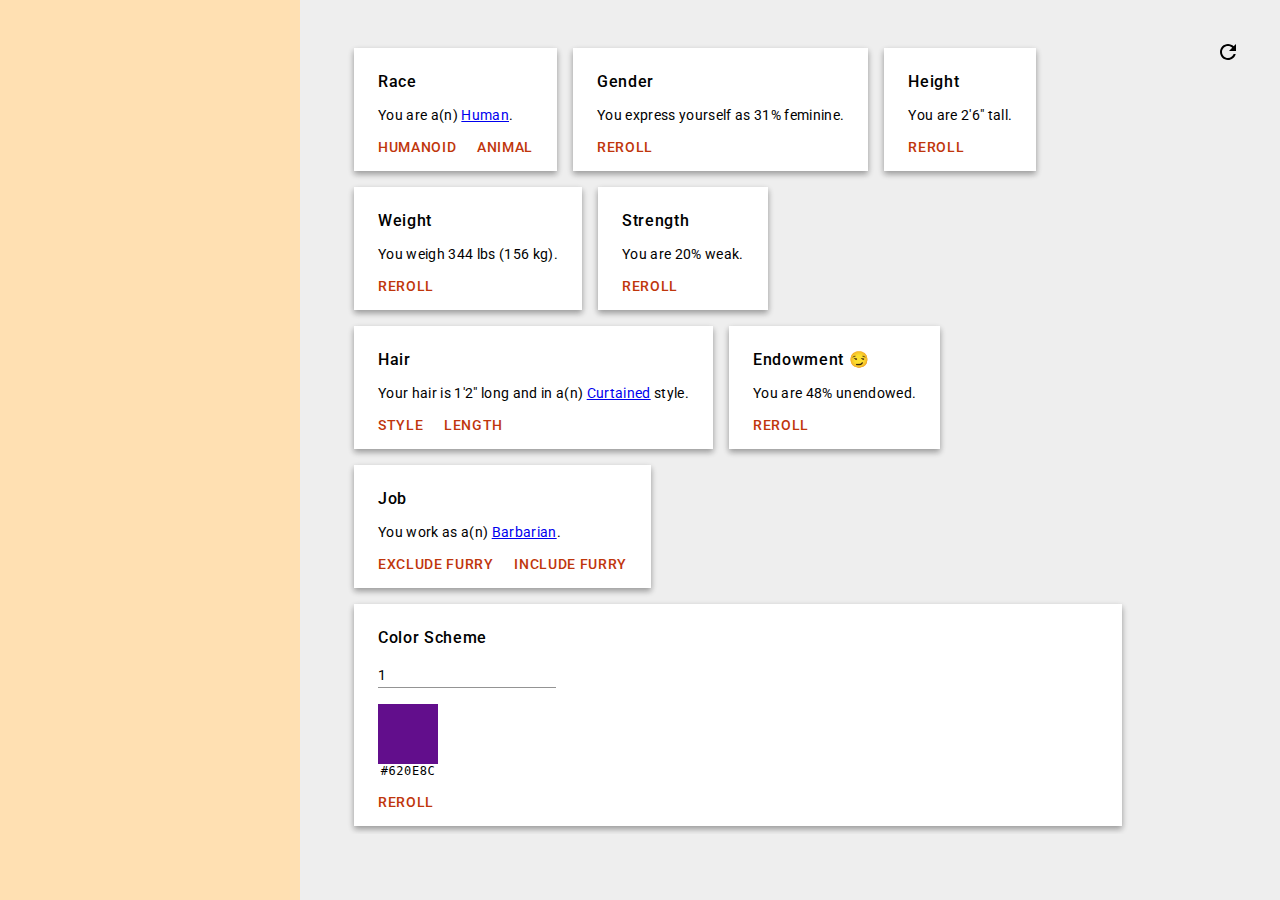
<file: index.html>
<!DOCTYPE html>
<html>
<head>
    <meta charset="utf-8" />
    <meta http-equiv="X-UA-Compatible" content="IE=edge">
    <title>Character Generator</title>
    <meta name="viewport" content="width=device-width, initial-scale=1">
    <link rel="stylesheet" type="text/css" media="screen" href="css/main.css" />
    <link href="https://fonts.googleapis.com/css?family=Roboto:100,300,400,500,700,900" rel="stylesheet">
</head>
<body>
    <div id="container">
        <div id="sidebar"></div>
        <div id="content-container">
            <button id="refresh"></button>
            <div id="content">
                <div class="card" id="race-card">
                    <div class="card-title"><p>Race</p></div>
                    <div class="card-content"><p>You are a(n) <a href="#" target="_blank">{0}</a>.</p></div>
                    <button class="card-button" id="race-humanoid">Humanoid</button>
                    <button class="card-button" id="race-animal">Animal</button>
                </div>
                <div class="card" id="gender-card">
                    <div class="card-title"><p>Gender</p></div>
                    <div class="card-content"><p>You express yourself as {0}% {1}.</p></div>
                    <button class="card-button" id="gender-reroll">Reroll</button>
                </div>
                <div class="card" id="height-card">
                    <div class="card-title"><p>Height</p></div>
                    <div class="card-content"><p>You are {0}'{1}" tall.</p></div>
                    <button class="card-button" id="height-reroll">Reroll</button>
                </div>
                <div class="card" id="weight-card">
                    <div class="card-title"><p>Weight</p></div>
                    <div class="card-content"><p>You weigh {0} lbs ({1} kg).</p></div>
                    <button class="card-button" id="weight-reroll">Reroll</button>
                </div>
                <div class="card" id="strength-card">
                    <div class="card-title"><p>Strength</p></div>
                    <div class="card-content"><p>You are {0}% {1}.</p></div>
                    <button class="card-button" id="strength-reroll">Reroll</button>
                </div>
                <div class="card" id="hair-card">
                    <div class="card-title"><p>Hair</p></div>
                    <div class="card-content"><p>Your hair is {0}'{1}" long and in a(n) <a href="#" target="_blank">{2}</a> style.</p></div>
                    <button class="card-button" id="hair-style">Style</button>
                    <button class="card-button" id="hair-length">Length</button>
                </div>
                <div class="card" id="endowment-card">
                    <div class="card-title"><p>Endowment 😏</p></div>
                    <div class="card-content"><p>You are {0}% {1}.</p></div>
                    <button class="card-button" id="endowment-reroll">Reroll</button>
                </div>
                <div class="card" id="job-card">
                    <div class="card-title"><p>Job</p></div>
                    <div class="card-content"><p>You work as a(n) <a href="#" target="_blank">{0}</a>.</p></div>
                    <button class="card-button" id="job-exclude">Exclude Furry</button>
                    <button class="card-button" id="job-include">Include Furry</button>
                </div>
                <div class="card wide-card" id="color-scheme-card">
                    <div class="card-title"><p>Color Scheme</p></div>
                    <div class="card-content">
                        <p><input id="color-box-count" type="number" min="1" value="1" placeholder="Color Count"/></p>
                        <div id="color-box-container">
                            <div class="color-box-display">
                                <div class="color-box" id="color-box-1"></div>
                                <p class="color-text" id="color-text-1">#000000</p>
                            </div>
                        </div>
                    </div>
                    <button class="card-button" id="color-scheme-reroll">Reroll</button>
                </div>
            </div>
        </div>
    </div>

    <script type="text/javascript" src="js/attributes.js"></script>
    <script type="text/javascript" src="js/generate.js"></script>
    <script type="text/javascript" src="js/main.js"></script>
</body>
</html>
</file>
<file: css/main.css>
* {
  margin: 0;
  padding: 0;
}

html, body {
  height: 100%;
}

body {
  font-family: "Roboto";
  font-size: 16px;
  font-weight: 400;
  letter-spacing: 0.5pt;
}

h1 {
  font-size: 96px;
  font-weight: 300;
  letter-spacing: -1.5pt;
}

h2 {
  font-size: 60px;
  font-weight: 300;
  letter-spacing: -0.5pt;
}

h3 {
  font-size: 48px;
  font-weight: 400;
  letter-spacing: 0pt;
}

h4 {
  font-size: 34px;
  font-weight: 400;
  letter-spacing: 0.25pt;
}

h5 {
  font-size: 24px;
  font-weight: 400;
  letter-spacing: 0pt;
}

h6 {
  font-size: 20px;
  font-weight: 500;
  letter-spacing: 0.15pt;
}

button {
  background: none;
  border: none;
  font: inherit;
  outline: inherit;
  font-size: 14px;
  letter-spacing: 0.5pt;
  font-weight: 500;
  -webkit-user-select: none;
     -moz-user-select: none;
      -ms-user-select: none;
          user-select: none;
}

button:enabled {
  cursor: pointer;
}

.card {
  background-color: white;
  float: left;
  -webkit-box-shadow: 0 3px 6px rgba(0, 0, 0, 0.16), 0 3px 6px rgba(0, 0, 0, 0.23);
          box-shadow: 0 3px 6px rgba(0, 0, 0, 0.16), 0 3px 6px rgba(0, 0, 0, 0.23);
  margin: 8px;
}

.card > div {
  padding: 0 24px 16px 24px;
}

.card > div:first-of-type {
  padding-top: 24px;
}

.card > div:last-of-type {
  padding-bottom: 0;
}

.card-title {
  font-size: 16px;
  font-weight: 500;
  letter-spacing: 0.5pt;
}

.card > div:not(.card-title) {
  font-size: 14px;
  font-weight: 400;
  letter-spacing: 0.25pt;
}

.card-content > a {
  color: #bf360c;
}

.card-button {
  text-transform: uppercase;
  border-radius: 4px;
  margin: 8px 16px;
  padding: 8px;
}

.card-button:first-of-type:not(:only-of-type) {
  margin-right: 0;
}

.card-button:last-of-type:not(:only-of-type) {
  margin-left: 0;
}

.card-button:enabled {
  color: #bf360c;
}

.card-button:disabled {
  color: #A6A6A6;
}

.card-button:enabled:hover {
  background-color: rgba(191, 54, 12, 0.1);
}

.card-button:enabled:focus {
  background-color: rgba(191, 54, 12, 0.15);
}

.card-button:enabled:focus:not(:active) {
  background-color: rgba(191, 54, 12, 0.1);
}

.card-button:enabled:not(:hover) {
  background: none;
}

.card-button:enabled:focus:not(:hover) {
  background: none;
}

.card-content input {
  font: inherit;
  outline: none;
  border: none;
  border-bottom: 1px solid #949494;
  padding: 4px 0;
  margin-bottom: 16px;
}

.wide-card {
  clear: both;
  width: calc(100% - 16px);
  width: calc(100% - 8px * 2);
}

.wide-card > button {
  float: left;
}

#color-box-container {
  width: 100%;
  float: left;
  clear: both;
  margin: -4px;
}

.color-box-display {
  float: left;
  margin: 4px;
}

.color-box {
  width: 60px;
  height: 60px;
  float: left;
  display: block;
  background-color: black;
}

.color-text {
  font-family: monospace;
  width: 60px;
  text-align: center;
  font-size: 12px;
  font-weight: 400;
  letter-spacing: 0.4pt;
  clear: both;
  float: left;
}

#refresh {
  width: 24px;
  height: 24px;
  background: url("../images/baseline-refresh-24px.svg");
  float: right;
  margin: 40px;
}

#container {
  height: 100%;
}

#sidebar {
  width: 300px;
  height: 100%;
  background-color: #ffe0b2;
  overflow: auto;
  position: fixed;
}

#content-container {
  background-color: #eee;
  overflow: auto;
  margin-left: 300px;
  height: 100%;
}

#content {
  width: 80%;
  overflow: auto;
  margin: 40px auto;
}
</file>
